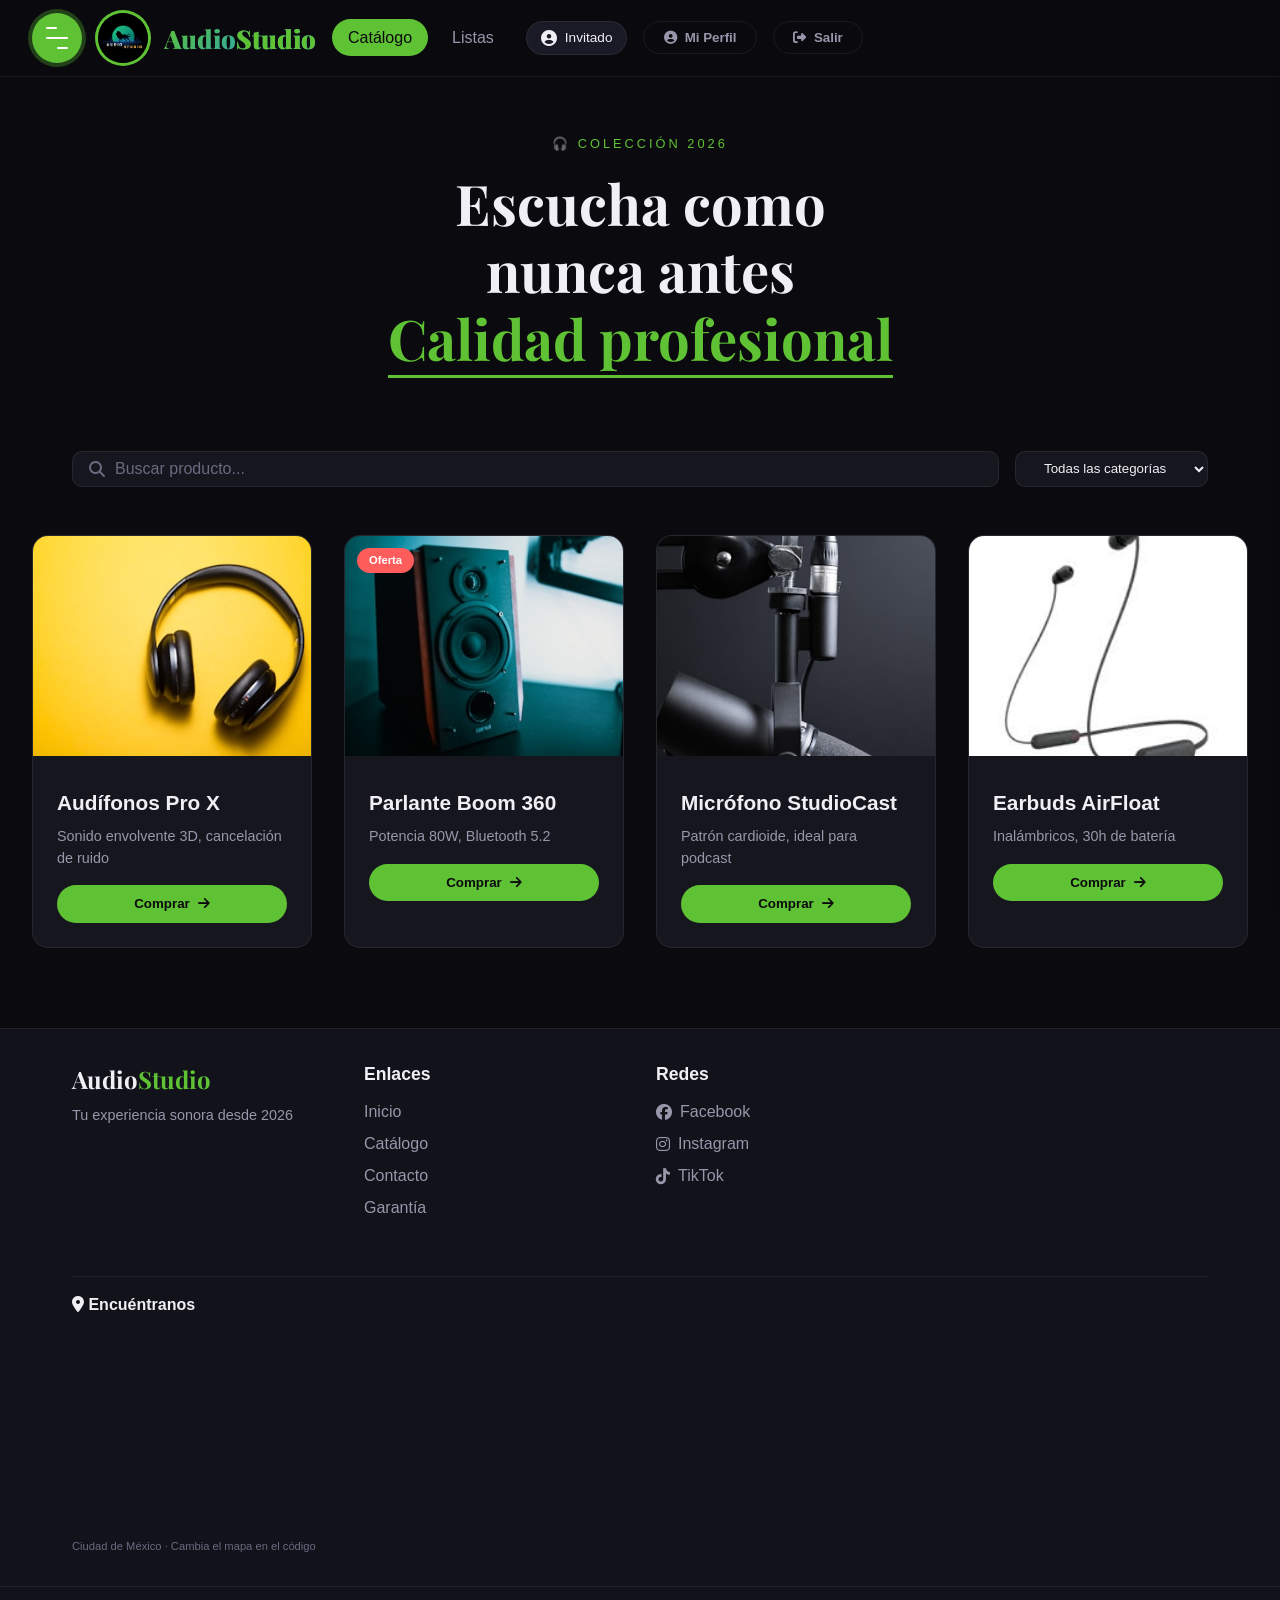
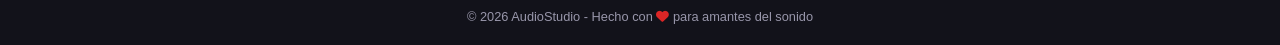
<file: index.html>
<!DOCTYPE html>
<html lang="es">
<head>
<meta charset="UTF-8">
<meta name="viewport" content="width=device-width, initial-scale=1.0, user-scalable=yes">
<title>AudioStudio | Calidad en sonido</title>
<!-- Font Awesome & Google Fonts -->
<link rel="stylesheet" href="https://cdnjs.cloudflare.com/ajax/libs/font-awesome/6.5.0/css/all.min.css">
<link href="https://fonts.googleapis.com/css2?family=Inter:opsz,wght@14..32,300;14..32,400;14..32,500;14..32,600;14..32,700&family=Playfair+Display:wght@700;900&display=swap" rel="stylesheet">

<link rel="stylesheet" href="Estilos/Pagina web.css">
</head>
<body>

<header class="header">
  <div class="header-inner">
    <div class="list-container" id="menuContainer">
      <button class="more-button" id="menuButton">
        <div class="menu-icon-wrapper">
          <div class="menu-icon-line half first"></div>
          <div class="menu-icon-line"></div>
          <div class="menu-icon-line half last"></div>
        </div>
      </button>
      <ul class="more-button-list">
        <li class="more-button-list-item"><i class="fas fa-sliders-h"></i> <span>Configuración</span></li>
        <li class="more-button-list-item"><i class="fas fa-cerrarsesion"></i> <span>Cerrar sesion</span></li>
      </ul>
    </div>

    <div class="avatar-wrap">
      <img class="logoleon" src="Imagenes/audio studio.png" alt="AudioStudio">
    </div>

    <div class="logo">Audio<span>Studio</span></div>

    <nav class="nav">
      <a href="index.html" class="nav-link active">Catálogo</a>
      <a href="#" class="nav-link">Listas</a>
    </nav>

    <!-- STATUS: Administrador / Cliente (solo texto) -->
    <div class="status-display" id="statusDisplay">
      <i class="fas fa-user-circle"></i>
      <span id="userRoleText">Cargando...</span>
    </div>

    <button class="btn-perfil" id="btnPerfil"><i class="fas fa-user-circle"></i> Mi Perfil</button>
    
    <button class="btn-logout" id="logoutBtn">
      <i class="fas fa-sign-out-alt"></i> Salir
    </button>
  </div>
</header>

<section class="hero">
  <p class="hero-label">🎧 Colección 2026</p>
  <h1 class="hero-title">Escucha como<br>nunca antes<br><em>Calidad profesional</em></h1>
</section>

<section class="toolbar">
  <div class="search-wrap">
    <i class="fas fa-search"></i>
    <input type="text" id="searchInput" placeholder="Buscar producto...">
  </div>
  <select class="filter" id="categoryFilter">
    <option value="all">Todas las categorías</option>
    <option value="audifonos">Audífonos</option>
    <option value="parlantes">Parlantes</option>
    <option value="microfonos">Micrófonos</option>
  </select>
</section>

<main class="main">
  <div class="gallery" id="productGallery">
    <div class="card" data-category="audifonos">
      <img src="Imagenes/audifonos.jpg" alt="Audífonos">
      <div class="card-content">
        <h3>Audífonos Pro X</h3>
        <p>Sonido envolvente 3D, cancelación de ruido</p>
        <button>Comprar <i class="fas fa-arrow-right"></i></button>
      </div>
    </div>
    <div class="card" data-category="parlantes">
      <div class="badge">Oferta</div>
      <img src="Imagenes/bocina.jpg" alt="Parlante">
      <div class="card-content">
        <h3>Parlante Boom 360</h3>
        <p>Potencia 80W, Bluetooth 5.2</p>
        <button>Comprar <i class="fas fa-arrow-right"></i></button>
      </div>
    </div>
    <div class="card" data-category="microfonos">
      <img src="Imagenes/micrófono.jpg" alt="Micrófono">
      <div class="card-content">
        <h3>Micrófono StudioCast</h3>
        <p>Patrón cardioide, ideal para podcast</p>
        <button>Comprar <i class="fas fa-arrow-right"></i></button>
      </div>
    </div>
    <div class="card" data-category="audifonos">
      <img src="Imagenes/audifonos 2.jpg" alt="Audífonos">
      <div class="card-content">
        <h3>Earbuds AirFloat</h3>
        <p>Inalámbricos, 30h de batería</p>
        <button>Comprar <i class="fas fa-arrow-right"></i></button>
      </div>
    </div>
  </div>
</main>

<footer class="footer">
  <div class="footer-container">
    <div class="footer-logo">
      <h2>Audio<span>Studio</span></h2>
      <p>Tu experiencia sonora desde 2026</p>
    </div>
    <div class="footer-links">
      <h3>Enlaces</h3>
      <a href="#">Inicio</a>
      <a href="#">Catálogo</a>
      <a href="#">Contacto</a>
      <a href="#">Garantía</a>
    </div>
    <div class="footer-social">
      <h3>Redes</h3>
      <a href="#"><i class="fab fa-facebook"></i> Facebook</a>
      <a href="#"><i class="fab fa-instagram"></i> Instagram</a>
      <a href="#"><i class="fab fa-tiktok"></i> TikTok</a>
    </div>
    <div class="footer-map-col">
      <h3><i class="fas fa-location-dot"></i> Encuéntranos</h3>
      <div class="footer-map-wrap">
        <iframe src="https://www.google.com/maps/embed?pb=!1m18!1m12!1m3!1d3762.559151371361!2d-99.1332!3d19.4326!2m3!1f0!2f0!3f0!3m2!1i1024!2i768!4f13.1!3m3!1m2!1s0x85d1ff35f5bd1563%3A0x6c366f0e2de02ff7!2sCiudad%20de%20M%C3%A9xico!5e0!3m2!1ses!2smx!4v1700000000000" allowfullscreen loading="lazy"></iframe>
      </div>
      <p class="map-hint">Ciudad de México · Cambia el mapa en el código</p>
    </div>
  </div>
  <div class="footer-bottom">
    <p>© 2026 AudioStudio - Hecho con <i class="fas fa-heart" style="color:#dc2626"></i> para amantes del sonido</p>
  </div>
</footer>

<!-- Sidebar de Configuración -->
<div class="sidebar" id="sidebar">
  <div class="sidebar-header">
    <h3>Configuración</h3>
    <button class="sidebar-close" id="closeSidebar">&times;</button>
  </div>
  <div class="sidebar-content">
    <div class="settings-item">
      <span class="settings-label">
        <i class="fas fa-palette"></i> Tema
      </span>
      <div class="theme-toggle-sidebar" id="themeToggleSidebar">
        <span class="theme-option active" data-theme="light">
          <i class="fas fa-sun"></i> Día
        </span>
        <div class="slider-indicator"></div>
        <span class="theme-option" data-theme="dark">
          <i class="fas fa-moon"></i> Noche
        </span>
      </div>
    </div>
    
    <div class="settings-item">
      <span class="settings-label">
        <i class="fas fa-language"></i> Idioma
      </span>
      <select class="settings-select" id="languageSelect">
        <option value="es">Español</option>
        <option value="en">English</option>
      </select>
    </div>
    
    <div class="settings-item">
      <span class="settings-label">
        <i class="fas fa-bell"></i> Notificaciones
      </span>
      <label class="switch">
        <input type="checkbox" id="notificationsToggle" checked>
        <span class="slider-small round"></span>
      </label>
    </div>
  </div>
</div>

<div class="sidebar-overlay" id="sidebarOverlay"></div>

<script src="Comportamientos/pagina web.js"></script>

</body>
</html>
</file>
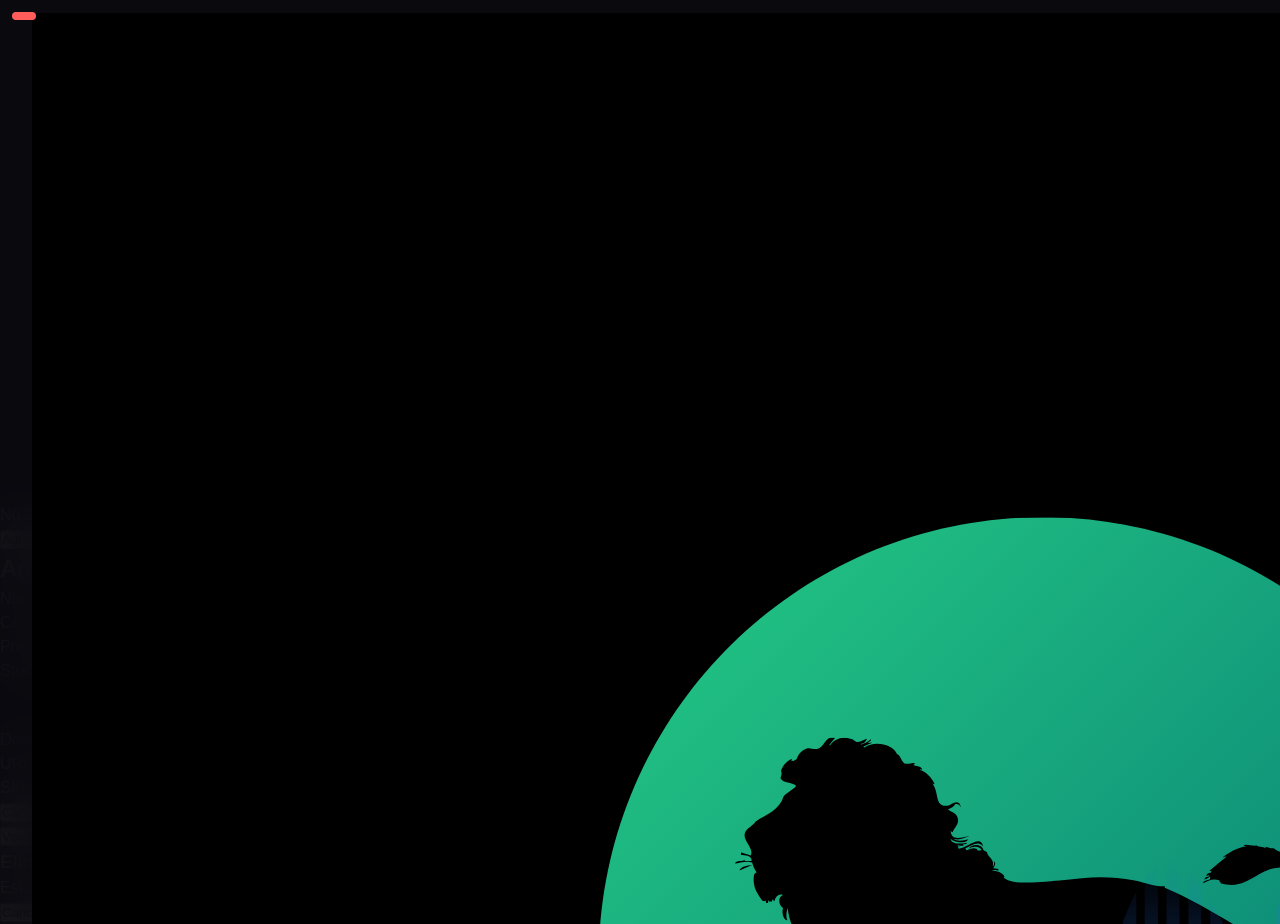
<file: Pagina web (inicio).html>
<!DOCTYPE html>
<html lang="es">
<head>
  <meta charset="UTF-8" />
  <meta name="viewport" content="width=device-width, initial-scale=1.0"/>
  <title>ShopNova - Tienda</title>
  <link href="Estilos/Pagina web.css" rel="stylesheet">
</head>
<body>

<!-- HEADER -->
<header class="header">
  <div class="header-inner">
    <img class="logo" src="Imagenes/audio studio.png" alt="Logo Audio Studio">
    <div class="logo">Shop<span>Nova</span></div>
    <nav class="nav">
      <a href="#" class="nav-link active" data-view="catalog">Catalogo</a>
      <a href="#" class="nav-link" data-view="add" id="navAgregar">Agregar</a>
    </nav>
    <div class="hright">
      <div class="user-info">
        <i class="fas fa-circle-user"></i>
        <span id="userName"></span>
        <span id="roleBadge" class="badge"></span>
      </div>
      <button class="btn-logout" id="btnLogout">
        <i class="fas fa-right-from-bracket"></i> Salir
      </button>
    </div>
  </div>
</header>

<!-- HERO -->
<section class="hero">
  <div class="hero-text">
    <p class="hero-label">Coleccion 2026</p>
    <h1 class="hero-title">Descubre<br/>nuestros<br/><em>productos</em></h1>
  </div>
  <div class="hero-deco"></div>
</section>

<!-- TOOLBAR -->
<section class="toolbar">
  <div class="search-wrap">
    <i class="fas fa-search"></i>
    <input type="text" id="searchInput" placeholder="Buscar producto..." />
  </div>
  <div class="filter-wrap">
    <select id="catFilter">
      <option value="">Todas las categorias</option>
      <option>Electronica</option><option>Ropa</option><option>Hogar</option>
      <option>Deportes</option><option>Alimentos</option><option>Otro</option>
    </select>
  </div>
</section>

<!-- MAIN -->
<main class="main">

  <!-- CATALOGO -->
  <div id="catalogView" class="view active">
    <div id="grid" class="grid"></div>
    <div id="emptyState" class="empty hidden">
      <i class="fas fa-box-open"></i>
      <p>No hay productos.</p>
      <button class="btn btn-primary" onclick="goAdd()">Agregar producto</button>
    </div>
  </div>

  <!-- AGREGAR / EDITAR -->
  <div id="addView" class="view">
    <div class="form-card">
      <h2 id="formTitle">Agregar Producto</h2>
      <form id="productForm" novalidate>
        <input type="hidden" id="editId" />
        <div class="form-row">
          <div class="form-group">
            <label>Nombre *</label>
            <input type="text" id="fName" placeholder="Ej: iPhone 15 Pro" />
          </div>
          <div class="form-group">
            <label>Categoria *</label>
            <select id="fCat">
              <option value="">Seleccionar...</option>
              <option>Electronica</option><option>Ropa</option><option>Hogar</option>
              <option>Deportes</option><option>Alimentos</option><option>Otro</option>
            </select>
          </div>
        </div>
        <div class="form-row">
          <div class="form-group">
            <label>Precio (MXN) *</label>
            <input type="number" id="fPrice" placeholder="0.00" min="0" step="0.01" />
          </div>
          <div class="form-group">
            <label>Stock *</label>
            <input type="number" id="fStock" placeholder="0" min="0" />
          </div>
        </div>
        <div class="form-group full">
          <label>Descripcion *</label>
          <textarea id="fDesc" rows="4" placeholder="Describe el producto..."></textarea>
        </div>
        <div class="form-group full">
          <label>URL de Imagen</label>
          <input type="url" id="fImg" placeholder="https://..." />
        </div>
        <div class="form-group full">
          <label>SKU / Codigo</label>
          <input type="text" id="fSku" placeholder="SKU-001" />
        </div>
        <div class="form-actions">
          <button type="button" class="btn btn-ghost" onclick="cancelForm()">Cancelar</button>
          <button type="submit" class="btn btn-primary" id="submitBtn">
            <i class="fas fa-plus"></i> Agregar Producto
          </button>
        </div>
      </form>
    </div>
  </div>

  <!-- DETALLE -->
  <div id="detailView" class="view">
    <button class="back-btn" onclick="showView('catalog')"><i class="fas fa-arrow-left"></i> Volver</button>
    <div id="detailContent"></div>
  </div>

</main>

<!-- MODAL ELIMINAR -->
<div id="modalDel" class="modal-overlay hidden">
  <div class="modal">
    <div class="modal-icon"><i class="fas fa-triangle-exclamation"></i></div>
    <h3>Eliminar producto?</h3>
    <p>Esta accion no se puede deshacer.</p>
    <div class="modal-actions">
      <button class="btn btn-ghost" onclick="closeModal()">Cancelar</button>
      <button class="btn btn-danger" id="btnConfirmDel">Si, eliminar</button>
    </div>
  </div>
</div>

<div id="toast" class="toast"></div>

<script src="Comportamientos/pagina web.js"></script>
</body>
</html>

<!--Rol       Email                 Contraseña  
    Admin     admin@shopnova.com    123456
    Usuario   usuario@shopnova.com  123456*/ -->
</file>
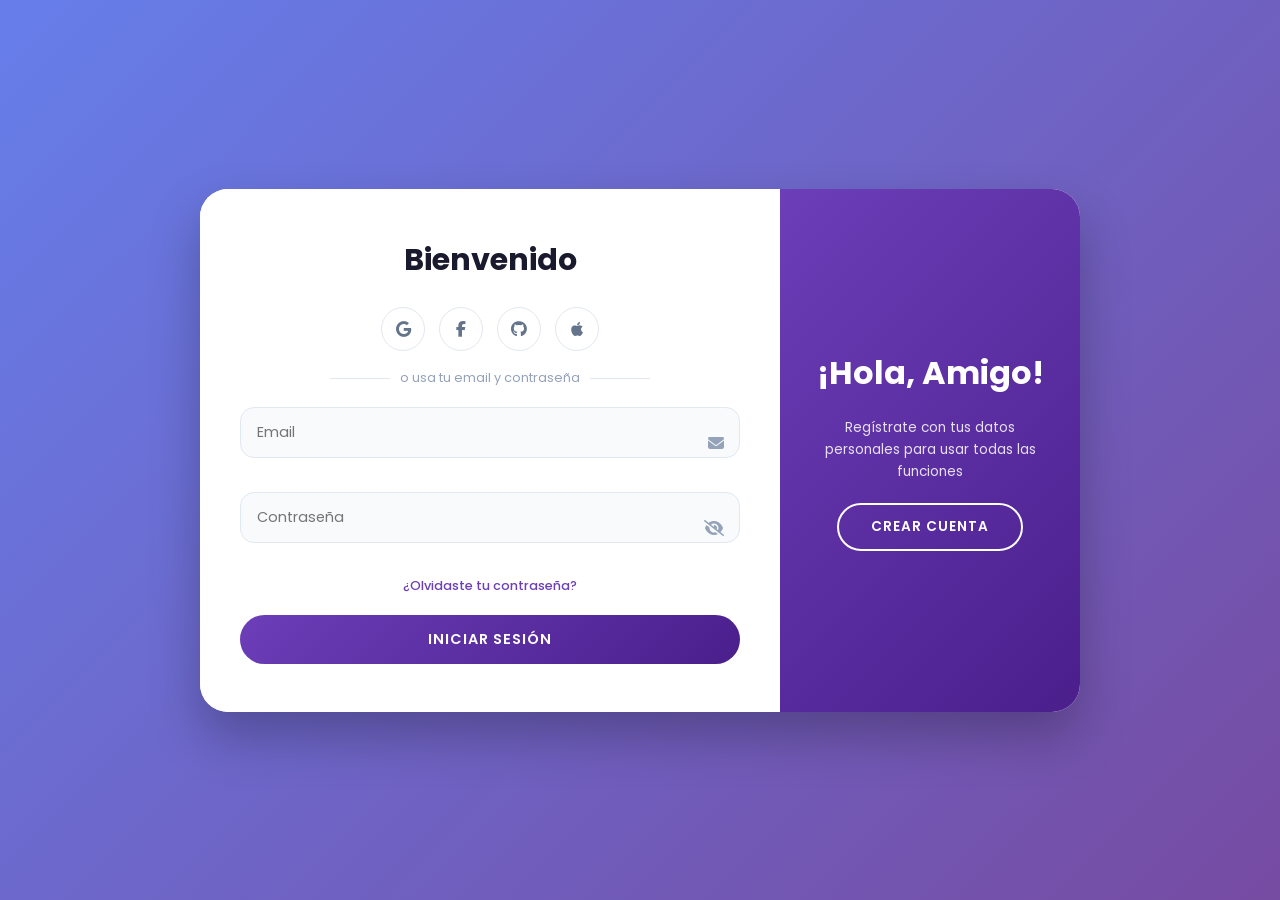
<file: Estructura/signin.html>
<!DOCTYPE html>
<html lang="es">
<head>
  <meta charset="UTF-8" />
  <meta name="viewport" content="width=device-width, initial-scale=1.0"/>
  <title>AudioStudio - Sign In</title>
  <link rel="stylesheet" href="https://cdnjs.cloudflare.com/ajax/libs/font-awesome/6.5.0/css/all.min.css"/>
  <link href="https://fonts.googleapis.com/css2?family=Poppins:wght@400;500;600;700&display=swap" rel="stylesheet">
  <link rel="stylesheet" href="../Estilos/signin.css">
</head>
<body>

<div class="container">

  <!-- PANEL IZQUIERDO - LOGIN -->
  <div class="left">
    <h2>Bienvenido</h2>
    <div class="social-row">
      <button class="social-btn"><i class="fab fa-google"></i></button>
      <button class="social-btn"><i class="fab fa-facebook-f"></i></button>
      <button class="social-btn"><i class="fab fa-github"></i></button>
      <button class="social-btn"><i class="fab fa-apple"></i></button>
    </div>
    <p class="or">o usa tu email y contraseña</p>

    <form class="form" id="loginForm" novalidate>
      <div class="field">
        <input type="email" id="iEmail" placeholder="Email" autocomplete="email" />
        <span class="ico"><i class="fas fa-envelope"></i></span>
        <span class="errmsg" id="eEmail"></span>
      </div>
      <div class="field">
        <input type="password" id="iPass" placeholder="Contraseña" autocomplete="current-password" />
        <span class="ico" id="togglePass"><i class="fas fa-eye-slash"></i></span>
        <span class="errmsg" id="ePass"></span>
      </div>
      <div class="alert-err hidden" id="alertErr">
        <i class="fas fa-circle-exclamation"></i>
        <span id="alertMsg">Email o contraseña incorrectos.</span>
      </div>
      <a href="#" class="forgot" id="linkForgot">¿Olvidaste tu contraseña?</a>
      <button type="submit" class="btn-primary" id="btnSignIn">
        <span id="btnTxt">INICIAR SESIÓN</span>
        <span id="btnSpin" class="hidden"><i class="fas fa-spinner fa-spin"></i></span>
      </button>
    </form>
  </div>

  <!-- PANEL DERECHO - REGISTRO -->
  <div class="right">
    <div class="right-inner">
      <h2>¡Hola, Amigo!</h2>
      <p>Regístrate con tus datos personales para usar todas las funciones</p>
      <button class="btn-outline" id="btnSignUp">CREAR CUENTA</button>
    </div>
  </div>

</div>

<!-- MODAL REGISTRO -->
<div class="overlay hidden" id="modalReg">
  <div class="modal-box">
    <button class="close-btn" id="closeReg"><i class="fas fa-xmark"></i></button>
    <h3>Crear Cuenta</h3>
    <p class="sub">Regístrate para acceder a AudioStudio</p>
    <form class="modal-form" id="formReg" novalidate>
      <div class="field">
        <input type="text" id="rName" placeholder="Nombre completo" autocomplete="name" />
        <span class="ico"><i class="fas fa-user"></i></span>
        <span class="errmsg" id="eRName"></span>
      </div>
      <div class="field">
        <input type="email" id="rEmail" placeholder="Email" autocomplete="email" />
        <span class="ico"><i class="fas fa-envelope"></i></span>
        <span class="errmsg" id="eREmail"></span>
      </div>
      <div class="field">
        <input type="password" id="rPass" placeholder="Contraseña (mín. 6 caracteres)" autocomplete="new-password" />
        <span class="ico" id="toggleRPass"><i class="fas fa-eye-slash"></i></span>
        <span class="errmsg" id="eRPass"></span>
      </div>
      <div class="field">
        <input type="password" id="rPass2" placeholder="Confirmar contraseña" autocomplete="off" />
        <span class="ico"><i class="fas fa-lock"></i></span>
        <span class="errmsg" id="eRPass2"></span>
      </div>
      <div class="alert-ok hidden" id="okReg">
        <i class="fas fa-circle-check"></i> ¡Cuenta creada! Ahora puedes iniciar sesión.
      </div>
      <button type="submit" class="btn-primary">CREAR CUENTA</button>
    </form>
  </div>
</div>

<!-- MODAL RECUPERAR CONTRASEÑA -->
<div class="overlay hidden" id="modalForgot">
  <div class="modal-box">
    <button class="close-btn" id="closeForgot"><i class="fas fa-xmark"></i></button>
    <h3>Recuperar Contraseña</h3>
    <p class="sub">Ingresa tu email registrado</p>
    <form class="modal-form" id="formForgot" novalidate>
      <div class="field">
        <input type="email" id="fEmail" placeholder="Tu email" autocomplete="email" />
        <span class="ico"><i class="fas fa-envelope"></i></span>
        <span class="errmsg" id="eFEmail"></span>
      </div>
      <div class="alert-ok hidden" id="okForgot">
        <i class="fas fa-circle-check"></i> Si el email existe, recibirás instrucciones.
      </div>
      <button type="submit" class="btn-primary">ENVIAR</button>
    </form>
  </div>
</div>

<script src="../Comportamientos/signin.js"></script>

</body>
</html>
</file>
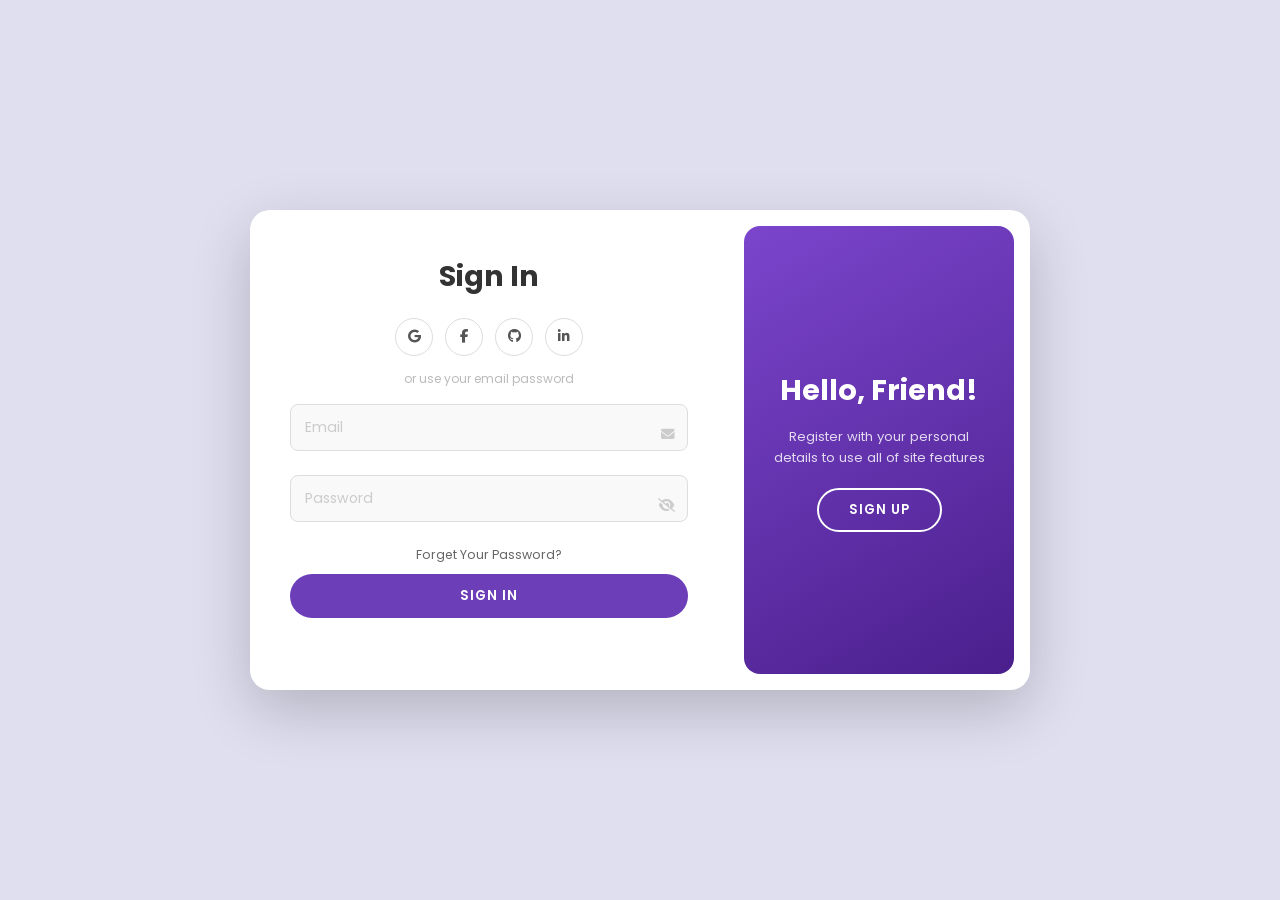
<file: html/signin.html>
<!DOCTYPE html>
<html lang="es">
<head>
  <meta charset="UTF-8" />
  <meta name="viewport" content="width=device-width, initial-scale=1.0"/>
  <title>ShopNova - Sign In</title>
  <link href="https://fonts.googleapis.com/css2?family=Poppins:wght@300;400;500;600;700&display=swap" rel="stylesheet">
  <link rel="stylesheet" href="https://cdnjs.cloudflare.com/ajax/libs/font-awesome/6.5.0/css/all.min.css"/>
  <style>
    * { margin:0; padding:0; box-sizing:border-box; }

    body {
      min-height: 100vh;
      display: flex;
      align-items: center;
      justify-content: center;
      background: #e0dff0;
      font-family: 'Poppins', sans-serif;
    }

    .container {
      display: flex;
      width: 780px;
      min-height: 480px;
      background: #fff;
      border-radius: 20px;
      box-shadow: 0 20px 60px rgba(0,0,0,0.2);
      overflow: hidden;
    }

    /* PANEL IZQUIERDO */
    .left {
      flex: 1;
      padding: 45px 40px;
      display: flex;
      flex-direction: column;
      align-items: center;
    }
    .left h2 { font-size: 1.8rem; font-weight: 700; color: #333; margin-bottom: 20px; }

    .social-row { display: flex; gap: 12px; margin-bottom: 14px; }
    .social-btn {
      width: 38px; height: 38px; border-radius: 50%;
      border: 1px solid #ddd; background: #fff; color: #555;
      cursor: pointer; font-size: 0.85rem;
      display: flex; align-items: center; justify-content: center;
      transition: all 0.2s;
    }
    .social-btn:hover { background: #6c3eb8; color: #fff; border-color: #6c3eb8; }

    .or { font-size: 0.75rem; color: #bbb; margin-bottom: 16px; }

    .form { width: 100%; display: flex; flex-direction: column; gap: 10px; }

    .field { position: relative; width: 100%; }
    .field input {
      width: 100%; padding: 12px 40px 12px 14px;
      border: 1px solid #ddd; border-radius: 8px;
      font-family: 'Poppins', sans-serif; font-size: 0.88rem; color: #333;
      outline: none; background: #f9f9f9; transition: border-color 0.2s;
    }
    .field input:focus { border-color: #6c3eb8; background: #fff; }
    .field input.err { border-color: #e53e3e; }
    .field input.ok  { border-color: #38a169; }
    .field input::placeholder { color: #ccc; }

    .field .ico {
      position: absolute; right: 13px; top: 50%;
      transform: translateY(-50%); color: #ccc; font-size: 0.85rem;
      cursor: pointer;
    }
    .field .ico:hover { color: #6c3eb8; }
    .errmsg { font-size: 0.71rem; color: #e53e3e; min-height: 14px; display: block; }

    .alert-err {
      background: #fff5f5; border: 1px solid #fed7d7;
      color: #c53030; border-radius: 8px; padding: 10px 14px;
      font-size: 0.82rem; display: flex; align-items: center; gap: 8px;
    }

    .forgot { font-size: 0.78rem; color: #666; text-decoration: none; text-align: center; }
    .forgot:hover { color: #6c3eb8; }

    .btn-primary {
      padding: 12px; background: #6c3eb8; color: #fff;
      border: none; border-radius: 25px;
      font-family: 'Poppins', sans-serif; font-size: 0.85rem; font-weight: 600;
      letter-spacing: 1px; cursor: pointer; transition: background 0.2s;
      display: flex; align-items: center; justify-content: center; gap: 8px;
    }
    .btn-primary:hover { background: #5a2fa0; }
    .btn-primary:disabled { opacity: 0.6; cursor: not-allowed; }

    /* PANEL DERECHO */
    .right {
      width: 270px; flex-shrink: 0;
      background: linear-gradient(150deg, #7b45cc 0%, #4a1f8c 100%);
      border-radius: 16px; margin: 16px;
      display: flex; align-items: center; justify-content: center;
      text-align: center; padding: 40px 28px;
    }
    .right-inner { display: flex; flex-direction: column; align-items: center; gap: 14px; }
    .right h2 { font-size: 1.8rem; font-weight: 700; color: #fff; }
    .right p  { font-size: 0.82rem; color: rgba(255,255,255,0.82); line-height: 1.6; }
    .btn-outline {
      padding: 10px 30px; background: transparent; color: #fff;
      border: 2px solid #fff; border-radius: 25px;
      font-family: 'Poppins', sans-serif; font-size: 0.82rem; font-weight: 600;
      letter-spacing: 1px; cursor: pointer; transition: all 0.2s; margin-top: 6px;
    }
    .btn-outline:hover { background: #fff; color: #6c3eb8; }

    /* MODAL */
    .overlay {
      position: fixed; inset: 0; z-index: 200;
      background: rgba(0,0,0,0.55); backdrop-filter: blur(6px);
      display: flex; align-items: center; justify-content: center;
    }
    .overlay.hidden { display: none !important; }
    .modal-box {
      background: #fff; border-radius: 20px; padding: 2rem 2.2rem;
      width: 400px; max-width: 95vw; position: relative;
      box-shadow: 0 20px 60px rgba(0,0,0,0.2);
      animation: pop 0.22s ease;
    }
    @keyframes pop { from{opacity:0;transform:scale(0.9)} to{opacity:1;transform:scale(1)} }
    .modal-box h3 { font-size: 1.4rem; font-weight: 700; color: #333; margin-bottom: 4px; }
    .modal-box .sub { font-size: 0.78rem; color: #aaa; margin-bottom: 18px; }
    .modal-form { display: flex; flex-direction: column; gap: 10px; }
    .close-btn {
      position: absolute; top: 14px; right: 16px;
      background: none; border: none; font-size: 1.1rem; color: #aaa; cursor: pointer;
    }
    .close-btn:hover { color: #333; }
    .alert-ok {
      background: #f0fff4; border: 1px solid #9ae6b4; color: #276749;
      border-radius: 8px; padding: 10px 14px; font-size: 0.82rem;
      display: flex; align-items: center; gap: 8px;
    }

    .hidden { display: none !important; }

    @media (max-width: 640px) {
      .container { flex-direction: column; width: 95%; min-height: auto; }
      .right { width: auto; margin: 0 16px 16px; }
    }
  </style>
</head>
<body>

<div class="container">

  <!-- IZQUIERDO -->
  <div class="left">
    <h2>Sign In</h2>
    <div class="social-row">
      <button class="social-btn"><i class="fab fa-google"></i></button>
      <button class="social-btn"><i class="fab fa-facebook-f"></i></button>
      <button class="social-btn"><i class="fab fa-github"></i></button>
      <button class="social-btn"><i class="fab fa-linkedin-in"></i></button>
    </div>
    <p class="or">or use your email password</p>

    <form class="form" id="loginForm" novalidate>
      <div class="field">
        <input type="email" id="iEmail" placeholder="Email" />
        <span class="ico"><i class="fas fa-envelope"></i></span>
        <span class="errmsg" id="eEmail"></span>
      </div>
      <div class="field">
        <input type="password" id="iPass" placeholder="Password" />
        <span class="ico" id="togglePass"><i class="fas fa-eye-slash"></i></span>
        <span class="errmsg" id="ePass"></span>
      </div>
      <div class="alert-err hidden" id="alertErr">
        <i class="fas fa-circle-exclamation"></i>
        <span id="alertMsg">Email o contrasena incorrectos.</span>
      </div>
      <a href="#" class="forgot" id="linkForgot">Forget Your Password?</a>
      <button type="submit" class="btn-primary" id="btnSignIn">
        <span id="btnTxt">SIGN IN</span>
        <span id="btnSpin" class="hidden"><i class="fas fa-spinner fa-spin"></i></span>
      </button>
    </form>
  </div>

  <!-- DERECHO -->
  <div class="right">
    <div class="right-inner">
      <h2>Hello, Friend!</h2>
      <p>Register with your personal details to use all of site features</p>
      <button class="btn-outline" id="btnSignUp">SIGN UP</button>
    </div>
  </div>

</div>

<!-- MODAL REGISTRO -->
<div class="overlay hidden" id="modalReg">
  <div class="modal-box">
    <button class="close-btn" id="closeReg"><i class="fas fa-xmark"></i></button>
    <h3>Crear Cuenta</h3>
    <p class="sub">Registrate para acceder a ShopNova</p>
    <form class="modal-form" id="formReg" novalidate>
      <div class="field">
        <input type="text" id="rName" placeholder="Nombre completo" />
        <span class="ico"><i class="fas fa-user"></i></span>
        <span class="errmsg" id="eRName"></span>
      </div>
      <div class="field">
        <input type="email" id="rEmail" placeholder="Email" />
        <span class="ico"><i class="fas fa-envelope"></i></span>
        <span class="errmsg" id="eREmail"></span>
      </div>
      <div class="field">
        <input type="password" id="rPass" placeholder="Contrasena (min. 6 caracteres)" />
        <span class="ico" id="toggleRPass"><i class="fas fa-eye-slash"></i></span>
        <span class="errmsg" id="eRPass"></span>
      </div>
      <div class="field">
        <input type="password" id="rPass2" placeholder="Confirmar contrasena" />
        <span class="ico"><i class="fas fa-lock"></i></span>
        <span class="errmsg" id="eRPass2"></span>
      </div>
      <div class="alert-ok hidden" id="okReg">
        <i class="fas fa-circle-check"></i> Cuenta creada! Ahora puedes iniciar sesion.
      </div>
      <button type="submit" class="btn-primary">CREAR CUENTA</button>
    </form>
  </div>
</div>

<!-- MODAL RECUPERAR -->
<div class="overlay hidden" id="modalForgot">
  <div class="modal-box">
    <button class="close-btn" id="closeForgot"><i class="fas fa-xmark"></i></button>
    <h3>Recuperar Contrasena</h3>
    <p class="sub">Ingresa tu email registrado</p>
    <form class="modal-form" id="formForgot" novalidate>
      <div class="field">
        <input type="email" id="fEmail" placeholder="Tu email" />
        <span class="ico"><i class="fas fa-envelope"></i></span>
        <span class="errmsg" id="eFEmail"></span>
      </div>
      <div class="alert-ok hidden" id="okForgot">
        <i class="fas fa-circle-check"></i> Si el email existe, recibiras instrucciones.
      </div>
      <button type="submit" class="btn-primary">ENVIAR</button>
    </form>
  </div>
</div>

<script>
// ================================================================
//  USUARIOS — guardados en localStorage
//  Formato: { name, email, password, role }
//  role: 'admin' o 'user'
// ================================================================
function getUsers() {
  return JSON.parse(localStorage.getItem('sn_users') || '[]');
}
function saveUsers(u) {
  localStorage.setItem('sn_users', JSON.stringify(u));
}

// Cuentas de prueba iniciales
(function() {
  if (getUsers().length === 0) {
    saveUsers([
      { name: 'Admin',        email: 'admin@shopnova.com',   password: '123456', role: 'admin' },
      { name: 'Usuario Demo', email: 'usuario@shopnova.com', password: '123456', role: 'user'  }
    ]);
  }
})();

// Si ya hay sesion activa, ir directo a la tienda
if (localStorage.getItem('sn_session')) {
  window.location.href = 'Pagina web (inicio).html';
}

// ================================================================
//  HELPERS
// ================================================================
function get(id)  { return document.getElementById(id); }
function validEmail(e) { return /^[^\s@]+@[^\s@]+\.[^\s@]+$/.test(e); }

function markErr(inputId, msgId, msg) {
  get(inputId).classList.remove('ok'); get(inputId).classList.add('err');
  if (msgId) get(msgId).textContent = msg;
}
function markOk(inputId, msgId) {
  get(inputId).classList.remove('err'); get(inputId).classList.add('ok');
  if (msgId) get(msgId).textContent = '';
}
function clear(inputId, msgId) {
  get(inputId).classList.remove('err','ok');
  if (msgId) get(msgId).textContent = '';
}

function togglePwd(inputId, iconEl) {
  const inp = get(inputId);
  const show = inp.type === 'password';
  inp.type = show ? 'text' : 'password';
  iconEl.querySelector('i').className = show ? 'fas fa-eye' : 'fas fa-eye-slash';
}

// ================================================================
//  TOGGLE PASSWORD
// ================================================================
get('togglePass').addEventListener('click',  () => togglePwd('iPass',  get('togglePass')));
get('toggleRPass').addEventListener('click', () => togglePwd('rPass', get('toggleRPass')));

// Limpiar errores al escribir
get('iEmail').addEventListener('input', () => clear('iEmail','eEmail'));
get('iPass').addEventListener('input',  () => clear('iPass','ePass'));

// ================================================================
//  LOGIN
// ================================================================
get('loginForm').addEventListener('submit', function(e) {
  e.preventDefault();
  let ok = true;
  const email = get('iEmail').value.trim();
  const pass  = get('iPass').value;

  get('alertErr').classList.add('hidden');

  if (!email)             { markErr('iEmail','eEmail','El email es obligatorio.'); ok=false; }
  else if(!validEmail(email)){ markErr('iEmail','eEmail','Email no valido.'); ok=false; }
  else                    { markOk('iEmail','eEmail'); }

  if (!pass)              { markErr('iPass','ePass','La contrasena es obligatoria.'); ok=false; }
  else if(pass.length<6)  { markErr('iPass','ePass','Minimo 6 caracteres.'); ok=false; }
  else                    { markOk('iPass','ePass'); }

  if (!ok) return;

  // Animacion de carga
  get('btnTxt').classList.add('hidden');
  get('btnSpin').classList.remove('hidden');
  get('btnSignIn').disabled = true;

  setTimeout(() => {
    get('btnTxt').classList.remove('hidden');
    get('btnSpin').classList.add('hidden');
    get('btnSignIn').disabled = false;

    const user = getUsers().find(u =>
      u.email.toLowerCase() === email.toLowerCase() && u.password === pass
    );

    if (user) {
      localStorage.setItem('sn_session', JSON.stringify({
        name: user.name, email: user.email, role: user.role
      }));
      window.location.href = 'Pagina web (inicio).html';
    } else {
      get('alertMsg').textContent = 'Email o contrasena incorrectos.';
      get('alertErr').classList.remove('hidden');
      markErr('iEmail','eEmail',''); markErr('iPass','ePass','');
    }
  }, 800);
});

// ================================================================
//  MODAL REGISTRO
// ================================================================
get('btnSignUp').addEventListener('click', () => {
  get('modalReg').classList.remove('hidden');
  get('formReg').reset();
  ['rName','rEmail','rPass','rPass2'].forEach(id => clear(id, 'e'+id.charAt(0).toUpperCase()+id.slice(1)));
  get('okReg').classList.add('hidden');
});
get('closeReg').addEventListener('click',    () => get('modalReg').classList.add('hidden'));
get('modalReg').addEventListener('click',    e => { if(e.target===get('modalReg')) get('modalReg').classList.add('hidden'); });

get('formReg').addEventListener('submit', function(e) {
  e.preventDefault();
  let ok = true;
  const name  = get('rName').value.trim();
  const email = get('rEmail').value.trim();
  const pass  = get('rPass').value;
  const pass2 = get('rPass2').value;

  get('okReg').classList.add('hidden');

  if (!name || name.length<2) { markErr('rName','eRName','Nombre muy corto.'); ok=false; }
  else                         { markOk('rName','eRName'); }

  if (!email)                  { markErr('rEmail','eREmail','El email es obligatorio.'); ok=false; }
  else if(!validEmail(email))  { markErr('rEmail','eREmail','Email no valido.'); ok=false; }
  else {
    const existe = getUsers().find(u => u.email.toLowerCase()===email.toLowerCase());
    if (existe) { markErr('rEmail','eREmail','Este email ya esta registrado.'); ok=false; }
    else          { markOk('rEmail','eREmail'); }
  }

  if (!pass || pass.length<6) { markErr('rPass','eRPass','Minimo 6 caracteres.'); ok=false; }
  else                         { markOk('rPass','eRPass'); }

  if (!pass2)       { markErr('rPass2','eRPass2','Confirma tu contrasena.'); ok=false; }
  else if(pass!==pass2){ markErr('rPass2','eRPass2','Las contrasenas no coinciden.'); ok=false; }
  else               { markOk('rPass2','eRPass2'); }

  if (!ok) return;

  // Guardar nuevo usuario (siempre con rol 'user')
  const users = getUsers();
  users.push({ name, email, password: pass, role: 'user' });
  saveUsers(users);

  get('okReg').classList.remove('hidden');
  get('formReg').reset();

  setTimeout(() => {
    get('modalReg').classList.add('hidden');
    get('okReg').classList.add('hidden');
    get('iEmail').value = email;
    markOk('iEmail','eEmail');
  }, 2000);
});

// ================================================================
//  MODAL RECUPERAR
// ================================================================
get('linkForgot').addEventListener('click', e => {
  e.preventDefault();
  get('modalForgot').classList.remove('hidden');
  get('formForgot').reset();
  clear('fEmail','eFEmail');
  get('okForgot').classList.add('hidden');
});
get('closeForgot').addEventListener('click',   () => get('modalForgot').classList.add('hidden'));
get('modalForgot').addEventListener('click',   e => { if(e.target===get('modalForgot')) get('modalForgot').classList.add('hidden'); });

get('formForgot').addEventListener('submit', function(e) {
  e.preventDefault();
  const email = get('fEmail').value.trim();
  get('okForgot').classList.add('hidden');

  if (!email)              { markErr('fEmail','eFEmail','Ingresa tu email.'); return; }
  if (!validEmail(email))  { markErr('fEmail','eFEmail','Email no valido.'); return; }

  markOk('fEmail','eFEmail');
  // En produccion aqui se enviaria el correo
  const u = getUsers().find(u => u.email.toLowerCase()===email.toLowerCase());
  if (u) console.log('[ShopNova Demo] Contrasena:', u.password);

  get('okForgot').classList.remove('hidden');
  setTimeout(() => {
    get('modalForgot').classList.add('hidden');
    get('okForgot').classList.add('hidden');
  }, 2500);
});
</script>
</body>
</html>
</file>
<file: Estilos/Pagina web.css>
/* ── VARIABLES (Modo Oscuro por defecto) ── */
:root {
  --bg: #0a0a0f;--bg2: #12121a;--bg3: #1a1a26;
  --card: #16161f;--card2: #1e1e2e;
  --border: rgba(255, 255, 255, 0.07);
  --accent: #5fc234;--accent2: #1198eb;
  --text: #f0eff5;--text2: #9896aa;--text3: #6b6980;
  --danger: #ff5c5c;
  --success: #4ade80;
  --r: 16px;
  --rs: 10px;
  --fd: 'Playfair Display', serif;
  --fb: 'DM Sans', sans-serif;
  --header-bg: rgba(10, 10, 15, 0.95);
  --shadow: 0 20px 35px -12px rgba(0, 0, 0, 0.3);
}

/* ── MODO DÍA (se activa con la clase .light-mode) ── */
:root.light-mode {
  --bg: #f8f9fa;--bg2: #ffffff;--bg3: #e9ecef;
  --card: #ffffff;--card2: #f8f9fa;
  --border: rgba(0, 0, 0, 0.08);
  --accent: #5fc234;
  --accent2: #1198eb;
  --text: #212529;--text2: #6c757d;--text3: #adb5bd;
  --danger: #dc3545;
  --success: #28a745;
  --header-bg: rgba(255, 255, 255, 0.95);
  --shadow: 0 20px 35px -12px rgba(0, 0, 0, 0.1);
}

/* Transición suave para todos los elementos al cambiar de tema */
* {
  transition: background-color 0.3s ease, 
              border-color 0.3s ease,
              color 0.2s ease,
              box-shadow 0.3s ease;
}

* {
  margin: 0;
  padding: 0;
  box-sizing: border-box;
}

body {
  margin: 0;
  font-family: var(--fb);
  background: var(--bg);
  color: var(--text);
  line-height: 1.5;
  padding-top: 70px;
}

/* ── AVATAR ── */
.avatar-wrap {
  width: 50px;
  height: 50px;
  border-radius: 50%;
  overflow: hidden;
  box-shadow: 0 0 0 3px var(--accent);
}
.logoleon {
  width: 100%;
  height: 100%;
  border-radius: 50%;
  object-fit: cover;
}

/* ── HEADER (ocultable al hacer scroll) ── */
.header {
  position: fixed;
  top: 0;
  left: 0;
  right: 0;
  background: var(--header-bg);
  backdrop-filter: blur(20px);
  border-bottom: 1px solid var(--border);
  width: 100%;
  z-index: 100;
  transition: transform 0.3s cubic-bezier(0.4, 0, 0.2, 1);
}

.header.hide {
  transform: translateY(-100%);
}

.header-inner {
  max-width: 1300px;
  margin: auto;
  display: flex;
  align-items: center;
  gap: 1rem;
  padding: 0.8rem 2rem;
  flex-wrap: wrap;
}

/* ── LOGO ── */
.logo {
  font-family: var(--fd);
  font-size: 1.6rem;
  font-weight: 900;
  background: linear-gradient(135deg, var(--accent), var(--accent2));
  -webkit-background-clip: text;
  background-clip: text;
  color: transparent;
}
.logo span {
  background: none;
  color: var(--accent);
  -webkit-background-clip: unset;
  background-clip: unset;
}

/* ── NAV ── */
.nav {
  display: flex;
  gap: 0.5rem;
  flex-wrap: wrap;
}
.nav-link {
  color: var(--text2);
  text-decoration: none;
  padding: 0.4rem 1rem;
  border-radius: 999px;
  transition: 0.2s;
  font-weight: 500;
}
.nav-link:hover {
  background: var(--bg3);
  color: var(--text);
}
.nav-link.active {
  background: var(--accent);
  color: var(--bg);
}

/* ── TOGGLE DÍA/NOCHE DESLIZANTE ── */
.theme-switch-wrapper {
  display: flex;
  align-items: center;
  gap: 10px;
  background: var(--bg3);
  padding: 5px 12px;
  border-radius: 40px;
  border: 1px solid var(--border);
  transition: all 0.3s ease;
}

.theme-switch-wrapper:hover {
  transform: scale(1.02);
  border-color: var(--accent);
}

.theme-icon {
  display: flex;
  align-items: center;
  justify-content: center;
  font-size: 0.9rem;
  color: var(--text2);
  transition: all 0.3s ease;
}

.theme-switch {
  position: relative;
  display: inline-block;
  width: 50px;
  height: 24px;
}

.theme-switch input {
  opacity: 0;
  width: 0;
  height: 0;
}

.slider {
  position: absolute;
  cursor: pointer;
  top: 0;
  left: 0;
  right: 0;
  bottom: 0;
  background-color: #ccc;
  transition: 0.4s cubic-bezier(0.68, -0.55, 0.265, 1.55);
  border-radius: 34px;
}

.slider:before {
  position: absolute;
  content: "";
  height: 18px;
  width: 18px;
  left: 3px;
  bottom: 3px;
  background-color: white;
  transition: 0.4s cubic-bezier(0.68, -0.55, 0.265, 1.55);
  border-radius: 50%;
}

input:checked + .slider {
  background-color: var(--accent);
}

input:checked + .slider:before {
  transform: translateX(26px);
}

.slider.round {
  border-radius: 34px;
}

.slider.round:before {
  border-radius: 50%;
}

.theme-switch:hover .slider {
  box-shadow: 0 0 0 3px rgba(95, 194, 52, 0.3);
}

/* ── BOTONES HEADER ── */
.btn-perfil,
.btn-register {
  border: none;
  padding: 0.5rem 1.2rem;
  border-radius: 999px;
  cursor: pointer;
  font-weight: 600;
  transition: 0.2s;
  display: inline-flex;
  align-items: center;
  gap: 8px;
}
.btn-perfil {
  background: transparent;
  border: 1px solid var(--border);
  color: var(--text2);
}
.btn-perfil:hover {
  background: var(--bg3);
  color: var(--text);
}
.btn-register {
  background: var(--accent);
  color: var(--bg);
}
.btn-register:hover {
  background: #4ca82a;
  transform: scale(0.98);
}

/* ============================================
   STATUS DISPLAY (solo texto, sin toggle)
   ============================================ */

.status-display {
  display: flex;
  align-items: center;
  gap: 8px;
  background: var(--bg3);
  padding: 6px 14px;
  border-radius: 40px;
  border: 1px solid var(--border);
  font-size: 0.85rem;
  font-weight: 500;
  transition: all 0.2s ease;
}

.status-display i {
  font-size: 1rem;
}

.status-display span {
  color: var(--text);
}

/* Rol específico colores */
.status-display[data-role="admin"] i {
  color: #f59e0b;
}

.status-display[data-role="user"] i {
  color: var(--accent);
}

/* Botón de logout */
.btn-logout {
  background: transparent;
  border: 1px solid var(--border);
  color: var(--text2);
  padding: 0.5rem 1.2rem;
  border-radius: 999px;
  cursor: pointer;
  font-weight: 600;
  transition: 0.2s;
  display: inline-flex;
  align-items: center;
  gap: 8px;
}

.btn-logout:hover {
  background: rgba(255, 92, 92, 0.15);
  border-color: var(--danger);
  color: var(--danger);
}

/* Responsive móvil */
@media (max-width: 768px) {
  .status-display {
    padding: 4px 10px;
    font-size: 0.7rem;
    gap: 5px;
  }
  .status-display i {
    font-size: 0.8rem;
  }
  .btn-logout {
    padding: 0.4rem 0.8rem;
    font-size: 0.7rem;
  }
}

/* ── HERO ── */
.hero {
  max-width: 1200px;
  margin: auto;
  padding: 4rem 2rem;
  text-align: center;
}
.hero-label {
  color: var(--accent);
  text-transform: uppercase;
  font-size: 0.8rem;
  letter-spacing: 3px;
}
.hero-title {
  font-family: var(--fd);
  font-size: 3.5rem;
  margin-top: 1rem;
  line-height: 1.2;
}
.hero-title em {
  color: var(--accent);
  font-style: normal;
  border-bottom: 3px solid var(--accent);
}

/* ── TOOLBAR ── */
.toolbar {
  max-width: 1200px;
  margin: auto;
  padding: 1rem 2rem;
  display: flex;
  gap: 1rem;
  flex-wrap: wrap;
}
.search-wrap {
  flex: 2;
  display: flex;
  align-items: center;
  background: var(--card);
  border-radius: var(--rs);
  padding: 0.5rem 1rem;
  gap: 10px;
  border: 1px solid var(--border);
}
.search-wrap i {
  color: var(--text3);
}
.search-wrap input {
  width: 100%;
  background: none;
  border: none;
  color: var(--text);
  outline: none;
  font-size: 1rem;
}
.search-wrap input::placeholder {
  color: var(--text3);
}
.filter {
  padding: 0.5rem 1.5rem;
  border-radius: var(--rs);
  background: var(--card);
  border: 1px solid var(--border);
  color: var(--text);
  cursor: pointer;
  font-weight: 500;
}

/* ── GALERÍA ── */
.gallery {
  display: grid;
  grid-template-columns: repeat(auto-fit, minmax(280px, 1fr));
  gap: 2rem;
  padding: 2rem;
  max-width: 1300px;
  margin: 0 auto;
}

/* ── TARJETAS ── */
.card {
  background: var(--card);
  border-radius: var(--r);
  overflow: hidden;
  position: relative;
  transition: 0.3s ease;
  border: 1px solid var(--border);
}
.card:hover {
  transform: translateY(-6px);
  box-shadow: 0 20px 30px -12px rgba(0, 0, 0, 0.4);
  border-color: var(--accent);
}
.card img {
  width: 100%;
  height: 220px;
  object-fit: cover;
  transition: 0.4s;
}
.card:hover img {
  transform: scale(1.03);
}
.card-content {
  padding: 1.5rem;
  text-align: left;
}
.card-content h3 {
  margin: 0 0 0.5rem 0;
  color: var(--text);
  font-size: 1.3rem;
}
.card-content p {
  margin: 0 0 1rem 0;
  color: var(--text2);
  font-size: 0.9rem;
}
.card-content button {
  background: var(--accent);
  color: var(--bg);
  border: none;
  padding: 0.7rem 1rem;
  border-radius: 40px;
  cursor: pointer;
  font-weight: 700;
  width: 100%;
  transition: 0.2s;
  display: flex;
  align-items: center;
  justify-content: center;
  gap: 8px;
}
.card-content button:hover {
  background: #4ca82a;
  transform: scale(0.98);
}
.badge {
  position: absolute;
  top: 12px;
  left: 12px;
  background: var(--danger);
  color: white;
  padding: 4px 12px;
  border-radius: 40px;
  font-size: 0.7rem;
  font-weight: bold;
  z-index: 2;
}

/* ══ MENÚ DESPLEGABLE CON ANIMACIONES ══ */
.list-container {
  position: relative;
  display: inline-block;
}

.list-container.active .more-button {
  animation: onePulse 0.6s forwards linear;
}

.list-container.active .more-button-list {
  opacity: 1;
  visibility: visible;
  transform: scale(1);
}

.list-container.active .more-button-list-item {
  animation: fadeInItem 0.5s forwards;
  opacity: 0;
}

.list-container.active .more-button-list-item:nth-child(1) { animation-delay: 0.1s; }
.list-container.active .more-button-list-item:nth-child(2) { animation-delay: 0.2s; }
.list-container.active .more-button-list-item:nth-child(3) { animation-delay: 0.3s; }
.list-container.active .more-button-list-item:nth-child(4) { animation-delay: 0.4s; }

.list-container.active .menu-icon-wrapper {
  transform: rotate(-45deg);
}

.list-container.active .menu-icon-line.first {
  transform: rotate(-90deg) translateX(2px);
}

.list-container.active .menu-icon-line.last {
  transform: rotate(-90deg) translateX(-2px);
}

.more-button {
  background-color: var(--accent);
  box-shadow: 0 0 0 4px rgba(95, 194, 52, 0.3);
  border-radius: 50%;
  width: 50px;
  height: 50px;
  border: none;
  padding: 0;
  cursor: pointer;
  transition: 0.2s ease-in;
  display: flex;
  align-items: center;
  justify-content: center;
  color: #fff;
  position: relative;
  z-index: 2;
}

.more-button:hover {
  box-shadow: 0 0 0 8px rgba(95, 194, 52, 0.3);
  background-color: #4ca82a;
}

.more-button:focus {
  outline: 0;
}

.menu-icon-wrapper {
  border-radius: 2px;
  width: 22px;
  height: 22px;
  display: flex;
  flex-direction: column;
  justify-content: space-between;
  cursor: pointer;
  transition: transform 330ms cubic-bezier(0.52, -0.80, 0.52, 0.52);
}

.menu-icon-line {
  background-color: #fff;
  border-radius: 2px;
  width: 100%;
  height: 2px;
  transition: transform 300ms cubic-bezier(0.52, -0.80, 0.52, 0.52);
}

.menu-icon-line.half {
  width: 50%;
}

.menu-icon-line.first {
  transform-origin: right;
}

.menu-icon-line.last {
  align-self: flex-end;
  transform-origin: left;
}

.more-button-list {
  background-color: var(--bg2);
  border-radius: 12px;
  list-style-type: none;
  width: 180px;
  box-shadow: 0px 0px 4px 4px rgba(95, 194, 52, 0.1);
  padding: 8px;
  margin: 0;
  position: absolute;
  top: 60px;
  left: 0;
  opacity: 0;
  visibility: hidden;
  transform: scale(0);
  transform-origin: top left;
  transition: all 0.3s ease 0.1s;
  border: 1px solid var(--border);
  z-index: 200;
  backdrop-filter: blur(10px);
}

.more-button-list li {
  opacity: 0;
}

.more-button-list-item {
  display: flex;
  align-items: center;
  gap: 12px;
  padding: 10px 12px;
  border-radius: 8px;
  cursor: pointer;
  position: relative;
  transition: 0.2s ease-in;
  transform: translateX(-10px);
  color: var(--text2);
}

.more-button-list-item:hover {
  background: var(--bg3);
  color: var(--accent);
}

.more-button-list-item:after {
  content: '';
  position: absolute;
  height: 1px;
  width: calc(100% - 24px);
  left: 12px;
  bottom: 0;
  background-color: rgba(95, 194, 52, 0.1);
}

.more-button-list-item:last-child:after {
  display: none;
}

.more-button-list-item svg {
  width: 18px;
  height: 18px;
  stroke: currentColor;
}

.more-button-list-item span {
  display: inline-block;
  line-height: 20px;
  font-size: 14px;
  margin-left: 8px;
}

@keyframes onePulse {
  0% {
    box-shadow: 0px 0px 0px 0px rgba(95, 194, 52, 0.3);
  }
  50% {
    box-shadow: 0px 0px 0px 12px rgba(95, 194, 52, 0.15);
  }
  100% {
    box-shadow: 0px 0px 0px 4px rgba(95, 194, 52, 0.3);
  }
}

@keyframes fadeInItem {
  100% {
    transform: translateX(0px);
    opacity: 1;
  }
}

/* ── FOOTER ── */
.footer {
  background: var(--bg2);
  color: var(--text2);
  margin-top: 3rem;
  border-top: 1px solid var(--border);
}
.footer-container {
  max-width: 1200px;
  margin: auto;
  display: grid;
  grid-template-columns: repeat(auto-fit, minmax(220px, 1fr));
  gap: 2rem;
  padding: 2rem;
}
.footer-logo h2 {
  font-family: var(--fd);
  color: var(--text);
}
.footer-logo span {
  color: var(--accent);
}
.footer-logo p {
  margin-top: 0.5rem;
  font-size: 0.9rem;
}
.footer-links h3,
.footer-social h3 {
  color: var(--text);
  margin-bottom: 0.8rem;
  font-size: 1.1rem;
}
.footer-links a,
.footer-social a {
  display: flex;
  align-items: center;
  gap: 8px;
  text-decoration: none;
  color: var(--text2);
  margin: 0.5rem 0;
  transition: 0.2s;
}
.footer-links a:hover,
.footer-social a:hover {
  color: var(--accent);
  transform: translateX(5px);
}
.footer-map-col {
  grid-column: 1 / -1;
  padding-top: 1rem;
  margin-top: 1rem;
  border-top: 1px solid var(--border);
}
.footer-map-col h3 {
  font-size: 1rem;
  color: var(--text);
  margin-bottom: 0.8rem;
}
.footer-map-wrap {
  border-radius: var(--rs);
  overflow: hidden;
  height: 200px;
}
.footer-map-wrap iframe {
  width: 100%;
  height: 100%;
  border: none;
}
.map-hint {
  margin-top: 8px;
  font-size: 0.7rem;
  color: var(--text3);
}
.footer-bottom {
  text-align: center;
  padding: 1.2rem;
  border-top: 1px solid var(--border);
  font-size: 0.8rem;
}

/* ============================================
   SIDEBAR DE CONFIGURACIÓN CON TOGGLE DE TEMA
   ============================================ */

.sidebar {
  position: fixed;
  top: 0;
  right: -320px;
  width: 300px;
  height: 100vh;
  background: var(--bg2);
  box-shadow: -5px 0 25px rgba(0, 0, 0, 0.3);
  z-index: 1000;
  transition: right 0.3s cubic-bezier(0.4, 0, 0.2, 1);
  display: flex;
  flex-direction: column;
  border-left: 1px solid var(--border);
}

.sidebar.open {
  right: 0;
}

.sidebar-overlay {
  position: fixed;
  top: 0;
  left: 0;
  width: 100%;
  height: 100%;
  background: rgba(0, 0, 0, 0.5);
  z-index: 999;
  opacity: 0;
  visibility: hidden;
  transition: 0.3s ease;
}

.sidebar-overlay.active {
  opacity: 1;
  visibility: visible;
}

.sidebar-header {
  display: flex;
  justify-content: space-between;
  align-items: center;
  padding: 1.2rem;
  border-bottom: 1px solid var(--border);
}

.sidebar-header h3 {
  font-size: 1.2rem;
  color: var(--text);
  margin: 0;
}

.sidebar-close {
  background: none;
  border: none;
  font-size: 1.8rem;
  cursor: pointer;
  color: var(--text2);
  transition: 0.2s;
}

.sidebar-close:hover {
  color: var(--danger);
  transform: scale(1.1);
}

.sidebar-content {
  flex: 1;
  padding: 1.2rem;
  display: flex;
  flex-direction: column;
  gap: 1.5rem;
}

.settings-item {
  display: flex;
  justify-content: space-between;
  align-items: center;
  padding: 0.8rem 0;
  border-bottom: 1px solid var(--border);
}

.settings-label {
  display: flex;
  align-items: center;
  gap: 10px;
  color: var(--text);
  font-weight: 500;
}

.settings-label i {
  width: 24px;
  color: var(--accent);
}

.theme-toggle-sidebar {
  position: relative;
  display: flex;
  background: var(--bg3);
  border-radius: 40px;
  padding: 4px;
  cursor: pointer;
  width: 110px;
}

.theme-option {
  flex: 1;
  text-align: center;
  padding: 6px 8px;
  font-size: 0.8rem;
  border-radius: 30px;
  z-index: 2;
  transition: color 0.2s;
  cursor: pointer;
  color: var(--text2);
}

.theme-option.active {
  color: white;
}

.slider-indicator {
  position: absolute;
  top: 4px;
  left: 4px;
  width: calc(50% - 4px);
  height: calc(100% - 8px);
  background: var(--accent);
  border-radius: 30px;
  transition: transform 0.3s cubic-bezier(0.68, -0.55, 0.265, 1.55);
  z-index: 1;
}

.theme-toggle-sidebar[data-theme-state="light"] .slider-indicator {
  transform: translateX(0);
}

.theme-toggle-sidebar[data-theme-state="dark"] .slider-indicator {
  transform: translateX(100%);
}

.switch {
  position: relative;
  display: inline-block;
  width: 46px;
  height: 24px;
}

.switch input {
  opacity: 0;
  width: 0;
  height: 0;
}

.slider-small {
  position: absolute;
  cursor: pointer;
  top: 0;
  left: 0;
  right: 0;
  bottom: 0;
  background-color: #ccc;
  transition: 0.3s;
  border-radius: 34px;
}

.slider-small:before {
  position: absolute;
  content: "";
  height: 18px;
  width: 18px;
  left: 3px;
  bottom: 3px;
  background-color: white;
  transition: 0.3s;
  border-radius: 50%;
}

input:checked + .slider-small {
  background-color: var(--accent);
}

input:checked + .slider-small:before {
  transform: translateX(22px);
}

.settings-select {
  background: var(--bg3);
  border: 1px solid var(--border);
  color: var(--text);
  padding: 6px 12px;
  border-radius: 20px;
  cursor: pointer;
}

/* ── RESPONSIVE MÓVIL (header ocultable y compacto) ── */
@media (max-width: 768px) {
  .header {
    padding: 0;
  }
  
  .header-inner {
    display: grid;
    grid-template-columns: auto 1fr auto;
    grid-template-rows: auto auto;
    grid-template-areas:
      "menu logo avatar"
      "buttons buttons buttons"
      "nav nav nav";
    gap: 0.5rem;
    align-items: center;
    padding: 0.5rem 1rem;
  }

  .list-container {
    grid-area: menu;
  }
  
  .more-button {
    width: 38px;
    height: 38px;
  }
  
  .menu-icon-wrapper {
    width: 18px;
    height: 18px;
  }

  .logo {
    grid-area: logo;
    text-align: center;
    font-size: 1.1rem;
    justify-self: center;
  }

  .avatar-wrap {
    grid-area: avatar;
    justify-self: end;
    width: 32px;
    height: 32px;
  }
  
  .avatar-wrap .logoleon {
    width: 100%;
    height: 100%;
  }

  .btn-perfil,
  .btn-register {
    grid-area: buttons;
    padding: 0.4rem 0.8rem;
    font-size: 0.75rem;
    width: calc(50% - 4px);
    justify-content: center;
  }
  
  .btn-perfil {
    justify-self: end;
    margin-right: 4px;
  }
  
  .btn-register {
    justify-self: start;
    margin-left: 4px;
  }
  
  .btn-perfil i,
  .btn-register i {
    font-size: 0.8rem;
  }

  .nav {
    grid-area: nav;
    display: flex;
    justify-content: space-around;
    gap: 0.3rem;
    width: 100%;
  }
  
  .nav-link {
    flex: 1;
    text-align: center;
    padding: 0.4rem 0;
    font-size: 0.85rem;
  }

  body {
    padding-top: 58px;
  }

  .hero {
    padding: 1.5rem 1rem !important;
    text-align: center !important;
  }
  
  .hero-label {
    font-size: 0.7rem !important;
    letter-spacing: 2px !important;
    display: block !important;
  }
  
  .hero-title {
    font-size: 1.8rem !important;
    line-height: 1.3 !important;
    margin-top: 0.5rem !important;
  }
  
  .hero-title br {
    display: block !important;
  }
  
  .hero-title em {
    display: inline-block !important;
    font-style: normal !important;
    border-bottom: 2px solid var(--accent) !important;
    padding-bottom: 4px !important;
  }


  .toolbar {
    flex-direction: column;
    gap: 0.5rem;
    padding: 0.8rem 1rem;
  }
  
  .search-wrap {
    padding: 0.4rem 0.8rem;
  }
  
  .search-wrap input {
    font-size: 0.85rem;
  }
  
  .filter {
    padding: 0.4rem 1rem;
    font-size: 0.85rem;
  }

  .gallery {
    grid-template-columns: 1fr;
    gap: 1rem;
    padding: 1rem;
  }
  
  .card img {
    height: 180px;
  }
  
  .card-content {
    padding: 1rem;
  }
  
  .card-content h3 {
    font-size: 1.1rem;
  }
  
  .card-content p {
    font-size: 0.8rem;
  }
  
  .card-content button {
    padding: 0.5rem 0.8rem;
    font-size: 0.85rem;
  }

  .footer-container {
    grid-template-columns: 1fr;
    text-align: center;
    gap: 1rem;
    padding: 1.5rem;
  }
  
  .footer-links a,
  .footer-social a {
    justify-content: center;
  }
  
  .footer-map-wrap {
    height: 150px;
  }
  
  .footer-bottom {
    padding: 0.8rem;
    font-size: 0.7rem;
  }

  .sidebar {
    width: 85%;
    right: -85%;
  }
}

@media (min-width: 769px) and (max-width: 1024px) {
  .gallery {
    grid-template-columns: repeat(2, 1fr);
  }
  .hero-title {
    font-size: 3rem;
  }
}
</file>
<file: Estilos/signin.css>
* { margin: 0; padding: 0; box-sizing: border-box; }

body {
  min-height: 100vh;
  display: flex;
  align-items: center;
  justify-content: center;
  background: linear-gradient(135deg, #667eea 0%, #764ba2 100%);
  font-family: 'Poppins', sans-serif;
  padding: 20px;
}

.container {
  display: flex;
  width: 880px;
  min-height: 520px;
  background: #fff;
  border-radius: 28px;
  box-shadow: 0 25px 50px rgba(0,0,0,0.25);
  overflow: hidden;
}

/* PANEL IZQUIERDO */
.left {
  flex: 1;
  padding: 48px 40px;
  display: flex;
  flex-direction: column;
  align-items: center;
  background: #fff;
}

.left h2 { 
  font-size: 1.9rem; 
  font-weight: 700; 
  color: #1a1a2e; 
  margin-bottom: 24px; 
}

.social-row { 
  display: flex; 
  gap: 14px; 
  margin-bottom: 18px; 
}

.social-btn {
  width: 44px; 
  height: 44px; 
  border-radius: 50%;
  border: 1px solid #e2e8f0; 
  background: #fff; 
  color: #64748b;
  cursor: pointer; 
  font-size: 1rem;
  display: flex; 
  align-items: center; 
  justify-content: center;
  transition: all 0.25s ease;
}

.social-btn:hover { 
  background: #6c3eb8; 
  color: #fff; 
  border-color: #6c3eb8; 
  transform: translateY(-2px);
}

.or { 
  font-size: 0.8rem; 
  color: #94a3b8; 
  margin-bottom: 20px; 
  position: relative;
}

.or::before, .or::after {
  content: '';
  position: absolute;
  top: 50%;
  width: 60px;
  height: 1px;
  background: #e2e8f0;
}

.or::before { left: -70px; }
.or::after { right: -70px; }

/* FORMULARIO */
.form { 
  width: 100%; 
  display: flex; 
  flex-direction: column; 
  gap: 12px; 
}

.field { 
  position: relative; 
  width: 100%; 
}

.field input {
  width: 100%; 
  padding: 14px 48px 14px 16px;
  border: 1.5px solid #e2e8f0; 
  border-radius: 14px;
  font-family: 'Poppins', sans-serif; 
  font-size: 0.9rem; 
  color: #1e293b;
  outline: none; 
  background: #f8fafc; 
  transition: all 0.2s ease;
}

.field input:focus { 
  border-color: #6c3eb8; 
  background: #fff; 
  box-shadow: 0 0 0 3px rgba(108, 62, 184, 0.1);
}

.field input.err { border-color: #ef4444; background: #fef2f2; }
.field input.ok  { border-color: #22c55e; background: #f0fdf4; }

.field .ico {
  position: absolute; 
  right: 16px; 
  top: 50%;
  transform: translateY(-50%); 
  color: #94a3b8; 
  font-size: 1rem;
  cursor: pointer;
  transition: color 0.2s;
}

.field .ico:hover { color: #6c3eb8; }

.errmsg { 
  font-size: 0.7rem; 
  color: #ef4444; 
  min-height: 18px; 
  display: block; 
  margin-top: 4px;
  margin-left: 12px;
}

/* ALERTAS */
.alert-err {
  background: #fef2f2; 
  border: 1px solid #fecaca;
  color: #dc2626; 
  border-radius: 12px; 
  padding: 10px 14px;
  font-size: 0.8rem; 
  display: flex; 
  align-items: center; 
  gap: 10px;
}

.alert-ok {
  background: #f0fdf4; 
  border: 1px solid #bbf7d0; 
  color: #16a34a;
  border-radius: 12px; 
  padding: 10px 14px; 
  font-size: 0.8rem;
  display: flex; 
  align-items: center; 
  gap: 10px;
}

.forgot { 
  font-size: 0.8rem; 
  color: #6c3eb8; 
  text-decoration: none; 
  text-align: center;
  font-weight: 500;
  transition: color 0.2s;
}

.forgot:hover { color: #4a1f8c; text-decoration: underline; }

.btn-primary {
  padding: 14px; 
  background: linear-gradient(135deg, #6c3eb8 0%, #4a1f8c 100%);
  color: #fff;
  border: none; 
  border-radius: 40px;
  font-family: 'Poppins', sans-serif; 
  font-size: 0.9rem; 
  font-weight: 600;
  letter-spacing: 1px; 
  cursor: pointer; 
  transition: all 0.2s ease;
  display: flex; 
  align-items: center; 
  justify-content: center; 
  gap: 10px;
  margin-top: 8px;
}

.btn-primary:hover { 
  transform: translateY(-2px);
  box-shadow: 0 8px 20px rgba(108, 62, 184, 0.3);
}

.btn-primary:disabled { opacity: 0.6; cursor: not-allowed; transform: none; }

/* PANEL DERECHO */
.right {
  width: 300px;
  background: linear-gradient(135deg, #6c3eb8 0%, #4a1f8c 100%);
  display: flex;
  align-items: center;
  justify-content: center;
  text-align: center;
  padding: 48px 32px;
}

.right-inner { 
  display: flex; 
  flex-direction: column; 
  align-items: center; 
  gap: 20px; 
}

.right h2 { 
  font-size: 2rem; 
  font-weight: 700; 
  color: #fff; 
}

.right p { 
  font-size: 0.85rem; 
  color: rgba(255,255,255,0.85); 
  line-height: 1.6; 
  max-width: 220px;
}

.btn-outline {
  padding: 12px 32px; 
  background: transparent; 
  color: #fff;
  border: 2px solid #fff; 
  border-radius: 40px;
  font-family: 'Poppins', sans-serif; 
  font-size: 0.85rem; 
  font-weight: 600;
  letter-spacing: 1px; 
  cursor: pointer; 
  transition: all 0.25s ease;
}

.btn-outline:hover { 
  background: #fff; 
  color: #6c3eb8; 
  transform: translateY(-2px);
}

/* MODALES */
.overlay {
  position: fixed; 
  inset: 0; 
  z-index: 200;
  background: rgba(0,0,0,0.6); 
  backdrop-filter: blur(8px);
  display: flex; 
  align-items: center; 
  justify-content: center;
}

.overlay.hidden { display: none !important; }

.modal-box {
  background: #fff; 
  border-radius: 28px; 
  padding: 2rem 2rem;
  width: 450px; 
  max-width: 90vw; 
  position: relative;
  box-shadow: 0 25px 50px rgba(0,0,0,0.3);
  animation: modalPop 0.25s ease;
}

@keyframes modalPop {
  from { opacity: 0; transform: scale(0.9); }
  to { opacity: 1; transform: scale(1); }
}

.modal-box h3 { 
  font-size: 1.5rem; 
  font-weight: 700; 
  color: #1a1a2e; 
  margin-bottom: 6px; 
}

.modal-box .sub { 
  font-size: 0.8rem; 
  color: #94a3b8; 
  margin-bottom: 24px; 
}

.modal-form { 
  display: flex; 
  flex-direction: column; 
  gap: 12px; 
}

.close-btn {
  position: absolute; 
  top: 18px; 
  right: 20px;
  background: none; 
  border: none; 
  font-size: 1.3rem; 
  color: #94a3b8; 
  cursor: pointer;
  transition: color 0.2s;
}

.close-btn:hover { color: #ef4444; }

.hidden { display: none !important; }

/* RESPONSIVE */
@media (max-width: 700px) {
  .container {
    flex-direction: column;
    width: 95%;
    max-width: 450px;
  }
  
  .right {
    width: auto;
    padding: 32px;
  }
  
  .right p { max-width: none; }
  
  .left {
    padding: 32px 24px;
  }
  
  .or::before, .or::after { width: 30px; }
  .or::before { left: -40px; }
  .or::after { right: -40px; }
}
</file>
